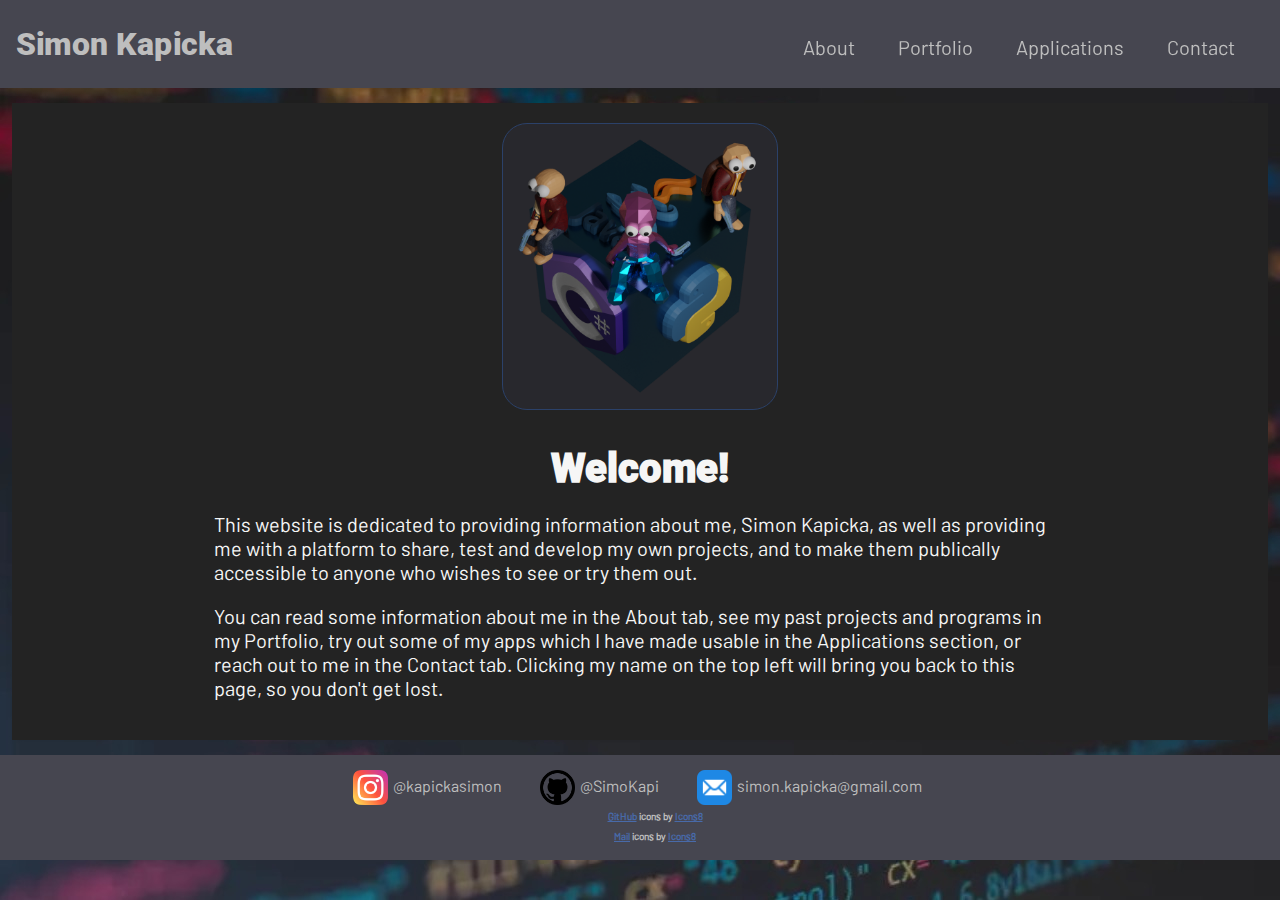
<file: HTML/index.html>
<!DOCTYPE html>
<html lang="en">
<head>
    <meta charset="UTF-8">
    <meta name="viewport" content="width=device-width, initial-scale=1.0">
    <title>Simon Kapicka</title>
    <link rel="stylesheet" href="../CSS/style.css">
    <script src="https://ajax.googleapis.com/ajax/libs/jquery/3.2.1/jquery.min.js"></script>
    <script src="../JS/contentLoader.js"></script>
</head>
<body>
    <div id="header">
    </div>

    <div class="main_content">
        <img class="welcomeImage" src="../imgs/logo.png">
        <h2 class="welcomeText">Welcome!</h2>
        <div class="mainpage">
            <p>This website is dedicated to providing information about me, Simon Kapicka, as well as providing me with a platform to share,
                test and develop my own projects, and to make them publically accessible to anyone who wishes to see or try them out.
            </p>
            <p>
                You can read some information about me in the About tab, see my past projects and programs in my Portfolio, try out some of my
                apps which I have made usable in the Applications section, or reach out to me in the Contact tab. Clicking my name on the top left will 
                bring you back to this page, so you don't get lost.
            </p>
        </div>
    </div>

    <div id="footer">
    </div>
</body>
</html>
</file>
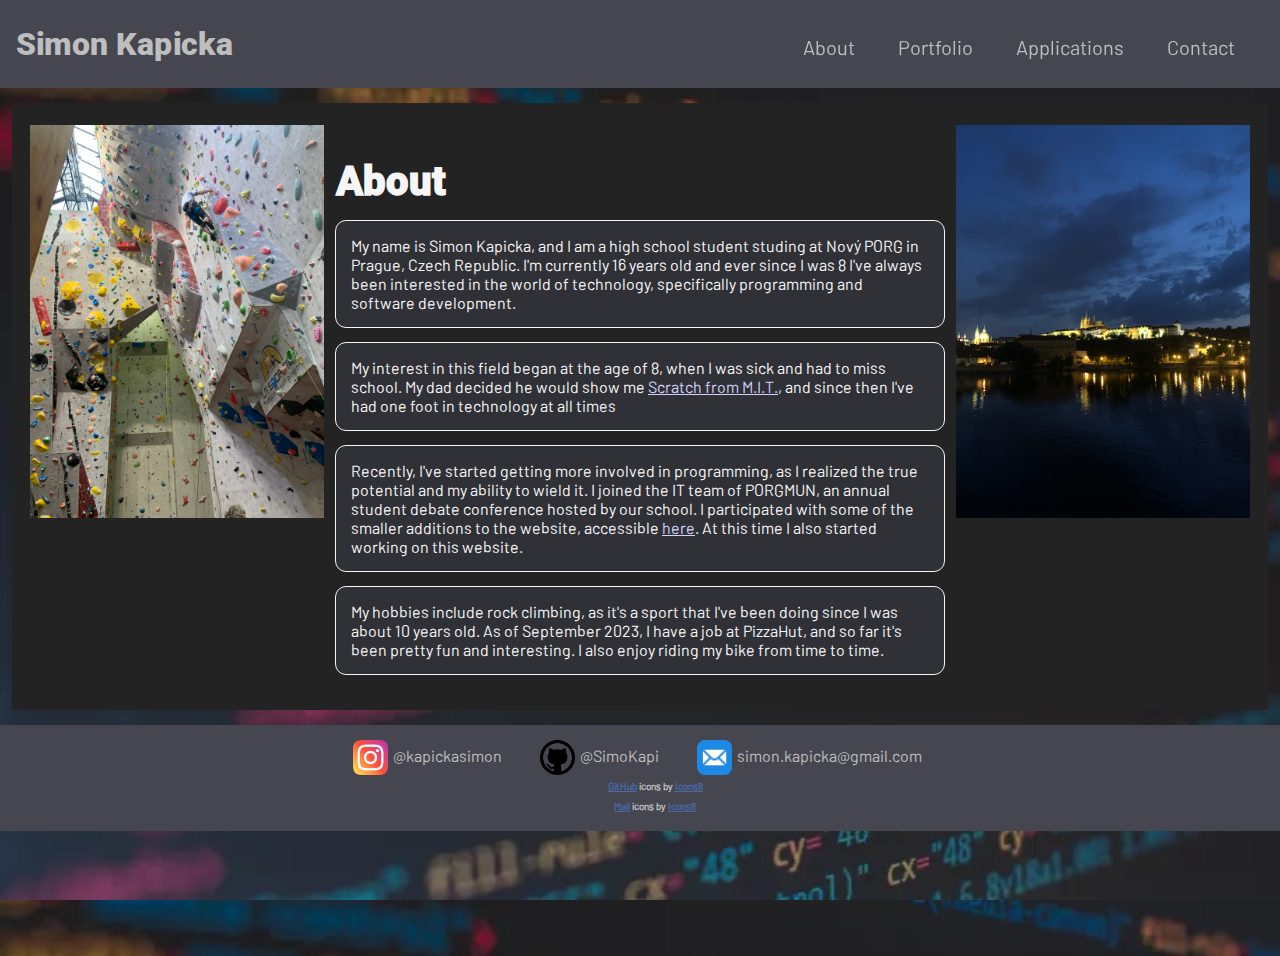
<file: HTML/about.html>
<!DOCTYPE html>
<html lang="en">
<head>
    <meta charset="UTF-8">
    <meta name="viewport" content="width=device-width, initial-scale=1.0">
    <title>About</title>
    <link rel="stylesheet" href="../CSS/style.css">
    <script src="https://ajax.googleapis.com/ajax/libs/jquery/3.2.1/jquery.min.js"></script>
    <script src="../JS/contentLoader.js"></script>
</head>
<body>
    <div id="header">
    </div>

    <div class="main_content">
        <div class="imagesLeft"><img src="../imgs/rockclimbing.JPG"></div>
        <div class="aboutContent">
            <h2>About</h2>
            <p>My name is Simon Kapicka, and I am a high school student studing at Nový PORG in Prague, Czech Republic.
                I'm currently 16 years old and ever since I was 8 I've always been interested in 
                the world of technology, specifically programming and software development.</p>
            <p>My interest in this field began at the age of 8, when I was sick and had to miss school. My dad decided he would
                show me <a target="_blank" href="https://scratch.mit.edu">Scratch from M.I.T.</a>, and since then I've had one foot in technology at all times
            </p>
            <p>Recently, I've started getting more involved in programming, as I realized the true potential and my ability to wield it. 
                I joined the IT team of PORGMUN, an annual student debate conference hosted by our school. I participated with some of the 
                smaller additions to the website, accessible <a target="_blank" href="https://porgmun.cz">here</a>. At this time I also started working on this website.</p>
            <p>My hobbies include rock climbing, as it's a sport that I've been doing since I was about 10 years old. As of September 2023, I have a job at PizzaHut, 
                and so far it's been pretty fun and interesting. I also enjoy riding my bike from time to time.</p>
        </div>
        <div class="imagesRight"><img src="../imgs/prague2.JPG"></div>
    </div>

    <div id="footer">
    </div>
</body>
</html>
</file>
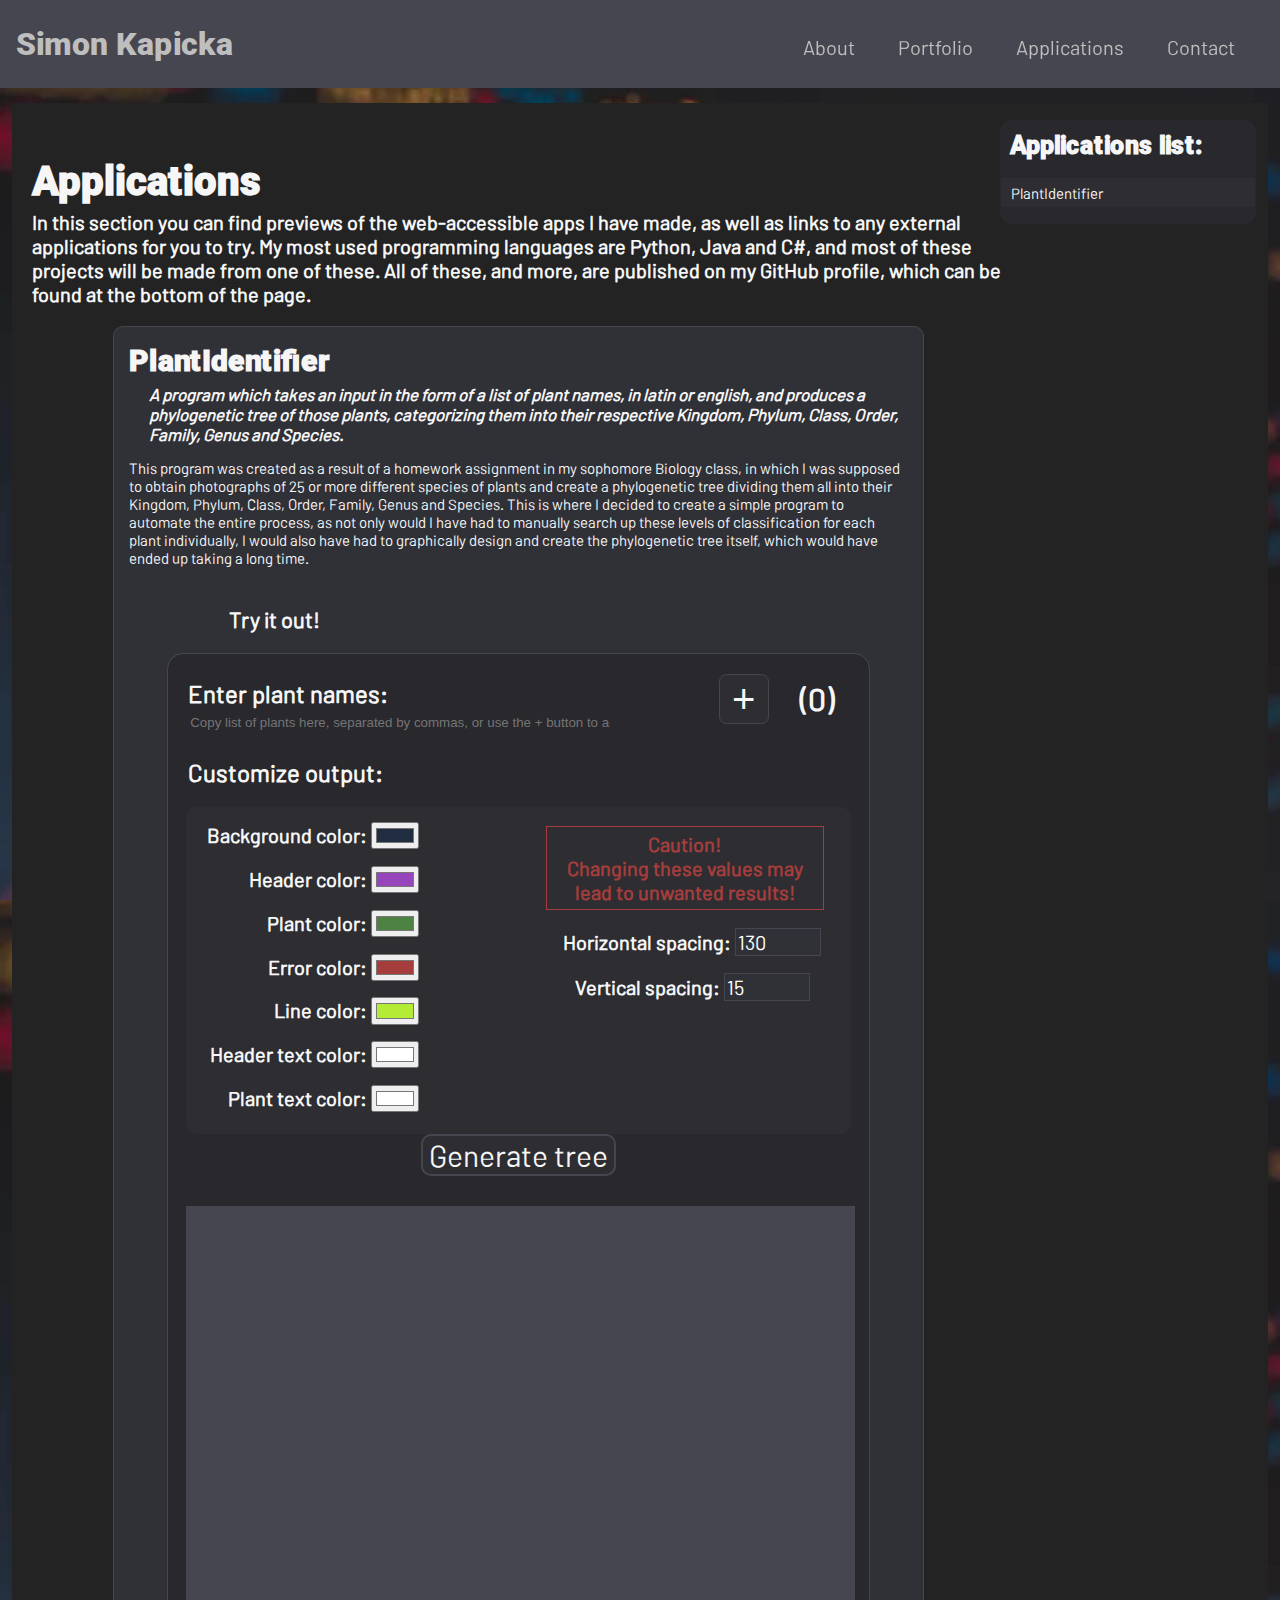
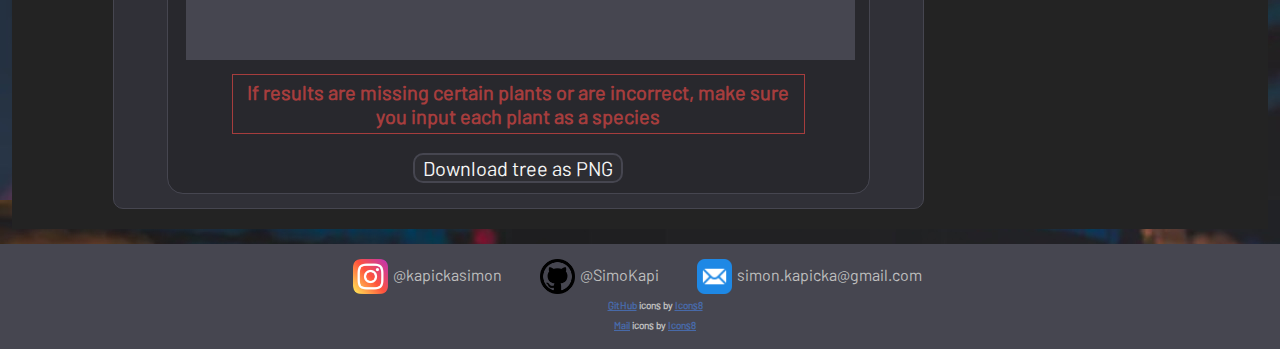
<file: HTML/apps.html>
<!DOCTYPE html>
<html lang="en">
<head>
    <meta charset="UTF-8">
    <meta name="viewport" content="width=device-width, initial-scale=1.0">
    <title>Apps</title>
    <link rel="stylesheet" href="../CSS/style.css">
    <link rel="stylesheet" href="../CSS/plantIdentifier.css"> <!--PlantIdentifier CSS-->
    <script src="https://ajax.googleapis.com/ajax/libs/jquery/3.2.1/jquery.min.js"></script>
    <script src="../JS/PlantIdentifier_Web.js"></script>
    <script src="../JS/contentLoader.js"></script>
    <script src="../JS/script.js"></script>
</head>
<body>
    <div id="header">
    </div>

    <div class="main_content">
        <div class="applicationsContent">
            <h2>Applications</h2>
            <h3>In this section you can find previews of the web-accessible apps I have made, 
                as well as links to any external applications for you to try. My most used programming languages are
                Python, Java and C#, and most of these projects will be made from one of these. All of these, and more,
                are published on my GitHub profile, which can be found at the bottom of the page.</h3>

            <div>
                <h1 id="PlantIdentifier">PlantIdentifier</h1>
                <h2><em>A program which takes an input in the form of a list of plant names, in latin or english, 
                    and produces a phylogenetic tree of those plants, categorizing them into their respective Kingdom, Phylum, Class, Order, Family, Genus and Species.</em></h2>

                <p>
                    This program was created as a result of a homework assignment in my sophomore Biology class, 
                    in which I was supposed to obtain photographs of 25 or more different species of plants and create a phylogenetic tree
                    dividing them all into their Kingdom, Phylum, Class, Order, Family, Genus and Species. This is where I decided to create a
                    simple program to automate the entire process, as not only would I have had to manually search up these levels of classification
                    for each plant individually, I would also have had to graphically design and create the phylogenetic tree itself, which would have ended
                    up taking a long time.
                </p>
                <br>
                <h3>Try it out!</h3>
                <div class="appPreview">
                    <div class="plantsInput">
                        <h2>Enter plant names:</h2>
                        <input type="text" id="plantSingleInput" placeholder="Copy list of plants here, separated by commas, or use the + button to add plants" value="">
                        <button id="plantsListAdd" onclick="addPlant()">+</button>
                        <h1 id="plantsListCount">(0)</h1>
                        <ul id="plantsList">
                            <!-- <li><input spellcheck="false" type="text" class="plantListItem" value="euonymus japonicus"><button onclick="removePlant()">-</button></li> -->
                            <!-- <li><input spellcheck="false" type="text" class="plantListItem" value="berberis aquifolium"><button onclick="removePlant()">-</button></li> -->
                            <!-- <li><input spellcheck="false" type="text" class="plantListItem" value="helichrysum luteoalbum"><button onclick="removePlant()">-</button></li> -->
                        </ul>

                        <h2>Customize output:</h2>
                        <div class="plantsCustom">
                            <div class="plantsCustomColors">
                                <h2>Background color: <input type="color" value="#212d40" id="plantidentifier_bgcolor"></h2>
                                <h2>Header color: <input type="color" value="#9745ba"id="plantidentifier_classcolor"></h2>
                                <h2>Plant color: <input type="color" value="#4d8242"id="plantidentifier_plantcolor"></h2>
                                <h2>Error color: <input type="color" value="#a63d3d"id="plantidentifier_errorcolor"></h2>
                                <h2>Line color: <input type="color" value="#b4eb34"id="plantidentifier_linecolor"></h2>
                                <h2>Header text color: <input type="color" value="#ffffff"id="plantidentifier_htextcolor"></h2>
                                <h2>Plant text color: <input type="color" value="#ffffff"id="plantidentifier_ptextcolor"></h2>
                            </div>
                            <div class="plantsCustomSpacing">
                                <h3 class="warningText">Caution!<br> Changing these values may lead to unwanted results!</h3><br>
                                <h2>Horizontal spacing: <input type="number" id="plantidentifier_hspacing" value="130"></h2>
                                <h2>Vertical spacing: <input type="number" id="plantidentifier_vspacing" value="15"></h2>
                            </div>
                        </div>

                        <button class="plantsGenerate" onclick="PlantIdentifier_Tree()">Generate tree</button>
                    </div>
                    <div id="plantsOutput">
                        <canvas id="plantsOutputImage" width="2560px" height="1600px"></canvas>
                        <!-- <img id="plantsOutputImage"> -->
                    </div>
                    <br>
                    <h3 class="warningText">If results are missing certain plants or are incorrect, make sure you input each plant as a species</h3>
                    <button id="plantsOutputDownload" onclick="downloadPlantTree()">Download tree as PNG</button>
                </div>
            </div>
        </div>
        <div class="applicationsSidebar">
            <h1>Applications list:</h1>
            <ul class="appSidebarList">
                <li><a href="#PlantIdentifier">PlantIdentifier</a></li>
                <!-- <li><button onclick="scrollToId('PlantIdentifier')">PlantIdentifier</button></li> -->
                <!-- <li><button onclick="scrollToId('PlantIdentifier2')">PlantIdentifier2</button></li> -->
            </ul>
        </div>
    </div>

    <div id="footer">
    </div>
</body>
</html>
</file>
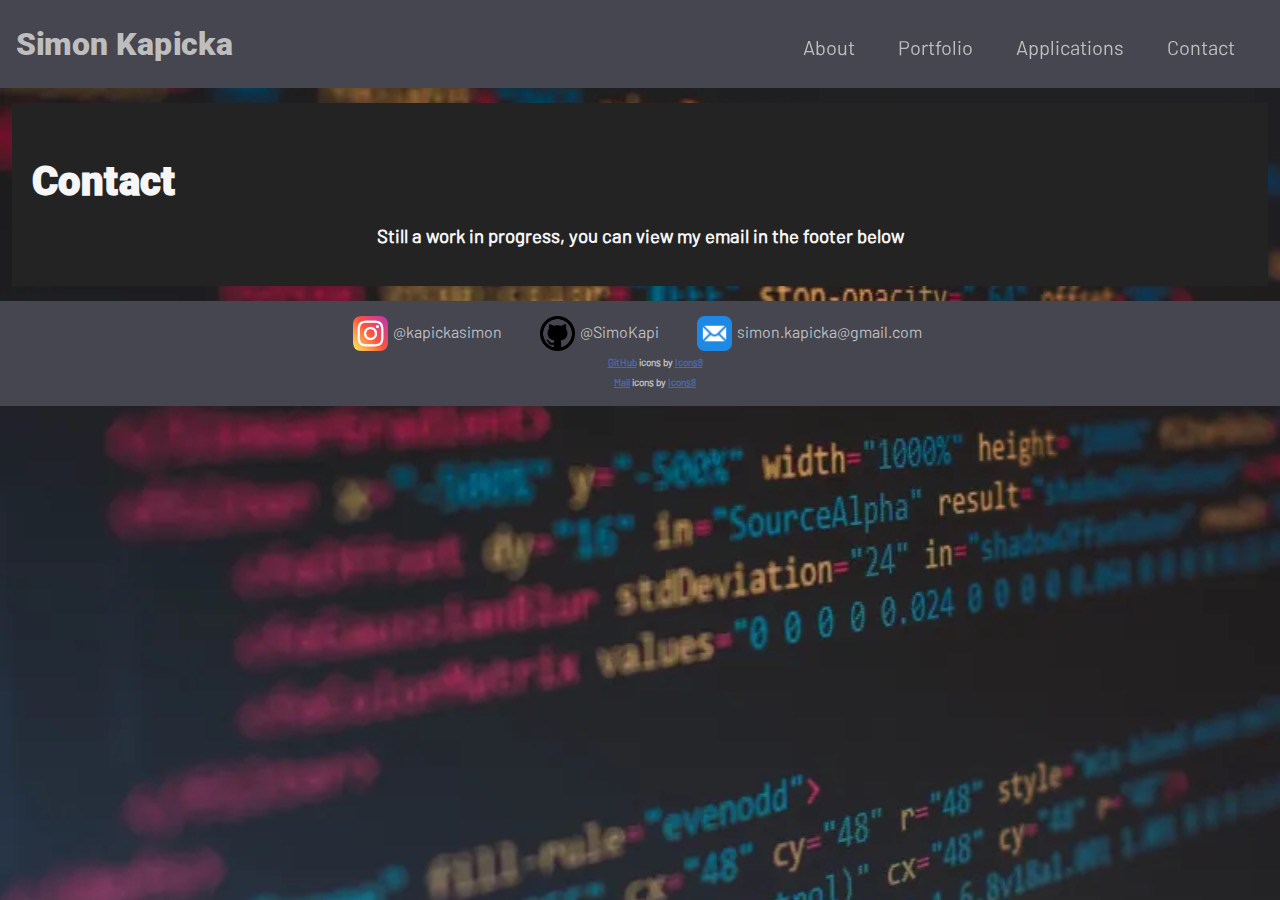
<file: HTML/contact.html>
<!DOCTYPE html>
<html lang="en">
<head>
    <meta charset="UTF-8">
    <meta name="viewport" content="width=device-width, initial-scale=1.0">
    <title>Contact</title>
    <link rel="stylesheet" href="../CSS/style.css">
    <script src="https://ajax.googleapis.com/ajax/libs/jquery/3.2.1/jquery.min.js"></script>
    <script src="../JS/contentLoader.js"></script>
</head>
<body>
    <div id="header">
    </div>

    <div class="main_content">
        <h2>Contact</h2>
        <center><h3>Still a work in progress, you can view my email in the footer below</h3></center>
        <!-- <div class="contact_div">
            <form class="contact_form">
                <input class="formEmail" type="email" name="email" placeholder="Enter your email here">
                <input class="formSubject" type="text" name="subject" placeholder="What is your email about?">
                <input class="formContent" type="text" name="content" placeholder="Write your email here">
                <button type="submit" name="send">Send email</button>
            </form>
        </div> -->
    </div>

    <div id="footer">
    </div>
</body>
</html>
</file>
<file: CSS/style.css>
@font-face {
    font-family:'font-title-main';
    src: url('../fonts/Roboto-Black.ttf');
}

@font-face {
    font-family:'font-main';
    src: url('../fonts/Barlow-Regular.otf');
}

:root {
    /* Light mode */
    /* --header: rgb(35, 35, 35);
    --main1: rgb(167, 226, 254);
    --main2: rgb(99, 198, 244);
    --main3: rgb(110, 161, 184);
    --bg_faint: rgb(227, 250, 250);
    --bg_faint2: rgb(220, 240, 240);
    --bg_faint3: rgb(224, 245, 245);
    --background: rgb(220, 220, 220);
    --text_color: black;
    --header_text_color: rgb(190, 190, 190);
    --green_accent: rgb(50, 120, 93);
    --error: rgb(166, 61, 61); */

    /* Dark mode */
    --header: rgb(70, 70, 80);
    --main1: rgb(87, 116, 171);
    --main2: rgb(43, 65, 105);
    --main3: rgb(72, 106, 169);
    --bg_faint: rgb(48, 48, 55);
    --bg_faint2: rgb(40, 40, 45);
    --bg_faint3: rgb(45, 45, 50);
    --background: rgb(35, 35, 35);
    --text_color: rgb(246, 246, 246);
    --header_text_color: rgb(190, 190, 190);
    --green_accent: rgb(50, 120, 93);
    --error: rgb(166, 61, 61);
    --link_color: rgb(210, 210, 250);
}

html {
    scroll-behavior: smooth;
    scroll-padding-top: var(--scroll_padding, 115px);
}

body {
    font-family:"font-main";
    overflow:auto;
    width:100%;
    padding:0;
    margin:0;
    position:absolute;
    top:0px;
    background-image: url("../imgs/background.jpg");
    /* background-color:var(--background); */
}

#header {
    background-size:cover;
    background-position: 0px 0px;
    color:var(--header_text_color);
    background-color:var(--header);
    width:100%;
    height:5.5rem;
    position:sticky;
    padding:0px;
    margin:0px;
    top:0;
    z-index:9999;
}

#footer {
    position:static;
    bottom:0;
    left:0;
    width:100%;
    text-align: center;
    background-color:var(--header);
    z-index:9999;
    padding:10px;
    height:max-content;
}

#title {
    transition: 0.2s ease-out;
    font-family:"font-title-main";
    margin:0;
    padding-top:5px;
    font-size:2rem;
    color:var(--header_text_color);
    position:relative;
    top:1.5rem;
    left:1rem;
    width:100%;
    text-align: left;
    text-decoration: none;
}

.main_content {
    /* overflow-y:scroll; */
    color:var(--text_color);
    /* opacity: 0.95; */
    width:95%;
    margin:auto;
    background-color:var(--background);
    margin-bottom: 15px;
    margin-top:15px;
    padding:20px;
}

.welcomeText {
    /* display: block; */
    /* position: relative; */
    /* margin:auto; */
    /* justify-content: center; */
    text-align: center;
}

.welcomeImage {
    width:20%;
    display: flex;
    justify-content: center;
    align-items: center;
    margin:auto;
    padding:15px;
    border:1px solid var(--main2);
    border-radius: 25px;
    background-color: var(--bg_faint2);
}

.mainpage {
    width:70%;
    margin:auto;
    font-size: 20px;
}

.main_content > h2, .applicationsContent > h2, .portfolioContent > h2, .aboutContent > h2 {
    font-family: font-title-main;
    font-size:40px;
    color:var(--text_color);
    margin-bottom:0;
}

.main_content > h3, .applicationsContent > h3 {
    font-family: font-main;
    font-size:20px;
    margin-top:5px;
    color:var(--text_color);
}

.applicationsContent {
    width:80%;
    left:0;
    height:max-content;
    position:static;
}

.applicationsSidebar {
    width:20%;
    right:1.5rem;
    top:7.5rem;
    position:fixed;
    /* background-color: red; */
    border-radius:10px;
    background-color:var(--bg_faint2);
}

.applicationsSidebar > h1 {
    margin:10px;
    font-family:font-title-main;
    font-size:25px;
}

.projectsSidebar {
    width:17.5%;
    right:1rem;
    top:7.5rem;
    position:fixed;
    /* background-color: red; */
    border-radius:10px;
    background-color:var(--bg_faint2);
}

.projectsSidebar > h1 {
    margin:10px;
    font-family:font-title-main;
    font-size:25px;
}

.appSidebarList {
    padding:0;
}

.appSidebarList > li {
    display:block;
    /* margin-top:0px; */
    margin:0;
    /* height:max-content; */
    padding:5px 5px 5px 5px;
    border:1px solid var(--bg_faint2);
    background-color:var(--bg_faint3);
}

.appSidebarList > li > a {
    text-decoration: none;
    color:var(--text_color);
    font-size:15px;
    margin:2px 0 2px 0;
    padding:5px;
}

.appSidebarList > li > button {
    width:100%;
    font-size:20px;
    padding:5px;
    color:var(--header_text_color);
    font-family: font-main;
    background-color:transparent;
    text-align: left;
    border:1px solid var(--bg_faint2);
}

.applicationsContent > div {
    width:80%;
    border-radius:10px;
    background-color:var(--bg_faint);
    margin:auto;
    padding:15px 15px;
    border: .2px solid var(--header);
}

.applicationsContent > div > h1 {
    font-family:font-title-main;
    font-size:30px;
    margin-top:0;
    margin-bottom:0;
}

.applicationsContent > div > h2 {
    margin-top:5px;
    font-family:font-main;
    font-size:17px;
    position:relative;
    left:20px;
    margin-right:20px;
}

.applicationsContent > div > h3 {
    margin-top:5px;
    font-family:font-main;
    font-size:22px;
    position:relative;
    left:100px;
}

.applicationsContent > div > p {
    font-family:font-main;
    font-size:15px;
}

#main_content > p {
    font-family: font-main;
}

.aboutContent {
    color:var(--text_color);
    width:50%;
    margin:auto;
    position:relative;
}

.aboutContent > p {
    color:var(--text_color);
    padding:15px;
    border-radius: 10px;
    outline:0.5px;
    outline-style: solid;
    outline-color: var(--text_color);
    background-color:var(--bg_faint);
}

.portfolioContent {
    width:85%;
}

.portfolioContent > div {
    color:var(--text_color);
    padding:15px;
    border-radius: 10px;
    outline:0.5px;
    outline-style: solid;
    outline-color: var(--text_color);
    background-color:var(--bg_faint);
    width:85%;
    margin:auto;
    margin-bottom:10px;
}

.portfolioContent > div > p > a {
    color:var(--link_color);
}

.portfolioContent > div > img {
    width:80%;
    /* position:relative; */
    display:block;
    /* justify-content: center;
    align-items: center; */
    margin:auto;
}

.aboutContent > p > a {
    color:var(--link_color);
}

.imagesLeft, .imagesRight {
    position:absolute;
    width:23%;
    margin:0;
    padding:0;
    top:125px;
    height:100%;
}

.imagesLeft {
    left:30px;
}

.imagesRight {
    right:30px;
}

.imagesLeft > img, .imagesRight > img {
    width:100%;
}

.appPreview {
    color:var(--text_color);
    border-radius:15px;
    outline: 0.2px solid var(--header);
    width:90%;
    /* height:1000px; */
    padding:0px;
    margin:auto;
    position:relative;
    background-color:var(--bg_faint2);
}

#title:hover {
    color:var(--main1);
}

.navbar_top {
    width:60%;
    right:0;
    position:absolute;
    top:0;
    margin:0;
    padding:25px;
    text-align: right;
}

.navbar_top > li {
    display:inline-block;
    margin:10px 20px;
    text-align: center;
}

.navbar_top > li > a {
    font-family:"font-main";
    font-size:20px;
    color:var(--header_text_color);
    text-align: center;
    width:80px;
    height:30px;
    text-decoration: none;
    position:relative;
    padding-bottom:10px;
}

.navbar_top > li > a:before {
    content:"";
    width:100%;
    height:4px;
    background: var(--main1);
    transition: all 0.2s ease-in-out;
    -webkit-transform: scaleX(0);
    transform: scaleX(0);
    position:absolute;
    bottom:0;
    left:0;
}

.navbar_top > li > a:hover:before {
    transform: scaleX(1);
}

.portfolio {
    width:80%;
    height:1200px;
    margin-left:10%;
}

#footer > a {
    display:inline-block;
    text-align: left;
    color:var(--header_text_color);
    position:relative;
    margin-bottom:0;
    margin-right:30px;
    margin-top:0;
    text-decoration: none;
}

#footer > a > img {
    vertical-align: middle;
    width:35px;
    /* margin:5px; */
    padding:5px;
}

.iconcredit {
    /* position:absolute; */
    top:0;
    /* left:5px; */
    margin-top:0;
    margin-left:10px;
    color:var(--header_text_color);
    font-size:10px;
}

.iconcredit > a {
    color:var(--main3);
}

.contact_div {
    width:80%;
    margin:auto;
    margin-top:15px;
    text-align: center;
    background-color: var(--bg_faint);
}

/* .contact_form {

} */

.contact_form > input {
    display:block;
    margin:auto;
    padding:5px;
    margin-top:5px;
}

.formEmail, .formSubject {
    width:40%;
    height:2.5rem;
    margin-top:150px;
    border-radius:5px;
    border:none;
    font-size:100%;
}
</file>
<file: CSS/plantIdentifier.css>
.plantsInput {
    width:100%;
    /* position:absolute; */
    left:0px;
    border-radius: 10px;;
    padding:0;
    padding-top:5px;
    margin:0;
}

.plantsInput > h2 {
    margin:20px;
}

.plantsInput > ul {
    width:100%;
    margin-top:30px;
    padding:0;
    /* height:15rem; */
    overflow:auto;
    font-size:0;
    position:relative;
}

.plantsInput > ul > li {
    display:inline-block;
    background-color:var(--bg_faint3);
    left:0;
    width:31%;
    height:2.5rem;
    border-radius:4px;
    margin:1%;
    position:relative;
}

.plantsInput > ul > li > input {
    color:var(--text_color);
    width:65%;
    /* height:auto; */
    height:100%;
    text-align: center;
    font-family:font-main;
    font-size:20px;
    border-radius:10px;
    /* border:0.2px solid black; */
    overflow-y:initial;
    border:none;
    position:relative;
    left:7.5%;
    /* padding:2.5px; */
    /* margin:5; */
    background-color:transparent;
    resize:none;
    /* padding:1em; */
}

.plantsInput > ul > li > input:focus {
    outline:none;
}

.plantsInput > ul > li > button {
    margin-left:10px;
    width:2rem;
    height:2rem;
    text-align: center;
    font-family:font-main;
    font-size:20px;
    border-radius:10px;
    border:0.2px solid black;
    background-color:var(--main1);
}

.plantsInput > ul > li > p {
    width:12rem;
    height:2.5rem;
    text-align: center;
    font-family:font-main;
    font-size:20px;
    border-radius:10px;
    border:0.2px solid black;
    left:0;
    margin:0;
    background-color:var(--main2);
}

#plantsList > li > button {
    width:2.5rem;
    height:2.5rem;
    margin:0;
    padding:0;
    position:absolute;
    right:5px;
    text-align:center;
    background-color:var(--error);
    color: var(--text_color);
    font-size:40px;
    line-height: 0;
}


#plantsListAdd {
    position:absolute;
    top:20px;
    right:100px;
    width:50px;
    height:50px;
    border-radius:7.5px;
    background-color:var(--bg_faint3);
    border:1px solid var(--header);
    color: var(--text_color);
    font-size:40px;
    text-align: center;
    margin:0;
    padding:0px;
}

#plantsListCount {
    position:absolute;
    top:25px;
    right:35px;
    margin:0;
    text-align: center;
}

.plantsCustom {
    background-color:var(--bg_faint3);
    width:95%;
    left:2.5%;
    top:0;
    position:relative;
    border-radius:10px;
    height:max-content;
    padding-top:15px;
    padding-bottom:5px;
}

.plantsCustomColors {
    width:35%;
    left:0;
}

.plantsCustomColors > h2 {
    text-align: right;
}

.plantsCustomColors > h2 > input {
    width:3rem;
    height:1.7rem;
}

.plantsCustomSpacing {
    width:50%;
    position:absolute;
    right:0;
    top:20px;
}

.plantsCustomSpacing > h2 > input {
    width: 5rem;
    background: var(--bg_faint);
    border:1px solid var(--header);
    color:white;
    font-family:font-main;
    font-size:20px;
    appearance: none;
}

.plantsCustom > div > h2 {
    font-family: font-main;
    font-size: 20px;
    margin-top:0;
    margin-left:15px;
    /* text-align: right; */
}

.plantsCustomSpacing > h2 {
    text-align: center;
}

input::-webkit-outer-spin-button,
input::-webkit-inner-spin-button {
    -webkit-appearance: none;
    margin: 0;
}

input[type=number] {
    appearance: textfield;
    -moz-appearance:textfield; /* Firefox */
}

.plantsGenerate {
    text-align: center;
    /* position:relative; */
    /* width:35%; */
    /* height:3rem; */
    width:max-content;
    height:max-content;
    top:10px;
    /* left:32.5%; */
    display:flex;
    /* justify-content: center; */
    margin:auto;
    font-family:font-main;
    border-radius:10px;
    border: 2px solid var(--header);
    background-color:var(--bg_faint3);
    color:var(--text_color);
    font-size:30px;
}

#plantsOutput {
    width:95%;
    margin:auto;
    margin-top:30px;
    height:450px;
    right:0px;
    padding:0;
    position:relative;
}

#plantsOutputImage {
    padding:0;
    margin:0;
    padding:0;
    position:absolute;
    width:100%;
    height:100%;
    border:none;
    display:block;
    background-color:var(--header);
    border:2px solid var(--header);
    box-shadow: none;
    outline:none;
}

#plantSingleInput {
    position:absolute;
    top:60px;
    left:20px;
    width:60%;
    background-color:transparent;
    color:var(--text_color);
    border:none;
}

#plantsOutputDownload {
    position:relative;
    width:30%;
    /* height:2.5rem; */
    height:100%;
    top:20px;
    left:35%;
    font-family:font-main;
    border-radius:10px;
    border: 2px solid var(--header);
    background-color:var(--bg_faint3);
    color:var(--text_color);
    font-size:20px;
    margin-bottom:30px;
}

.warningText {
    color:var(--error);
    font-family: font-main;
    font-size: 20px;
    /* margin-top:10px/; */
    /* margin-left:60px; */
    margin:auto;
    width: 80%;
    text-align: center;
    padding:5px;
    outline:1px solid var(--error);
}
</file>
